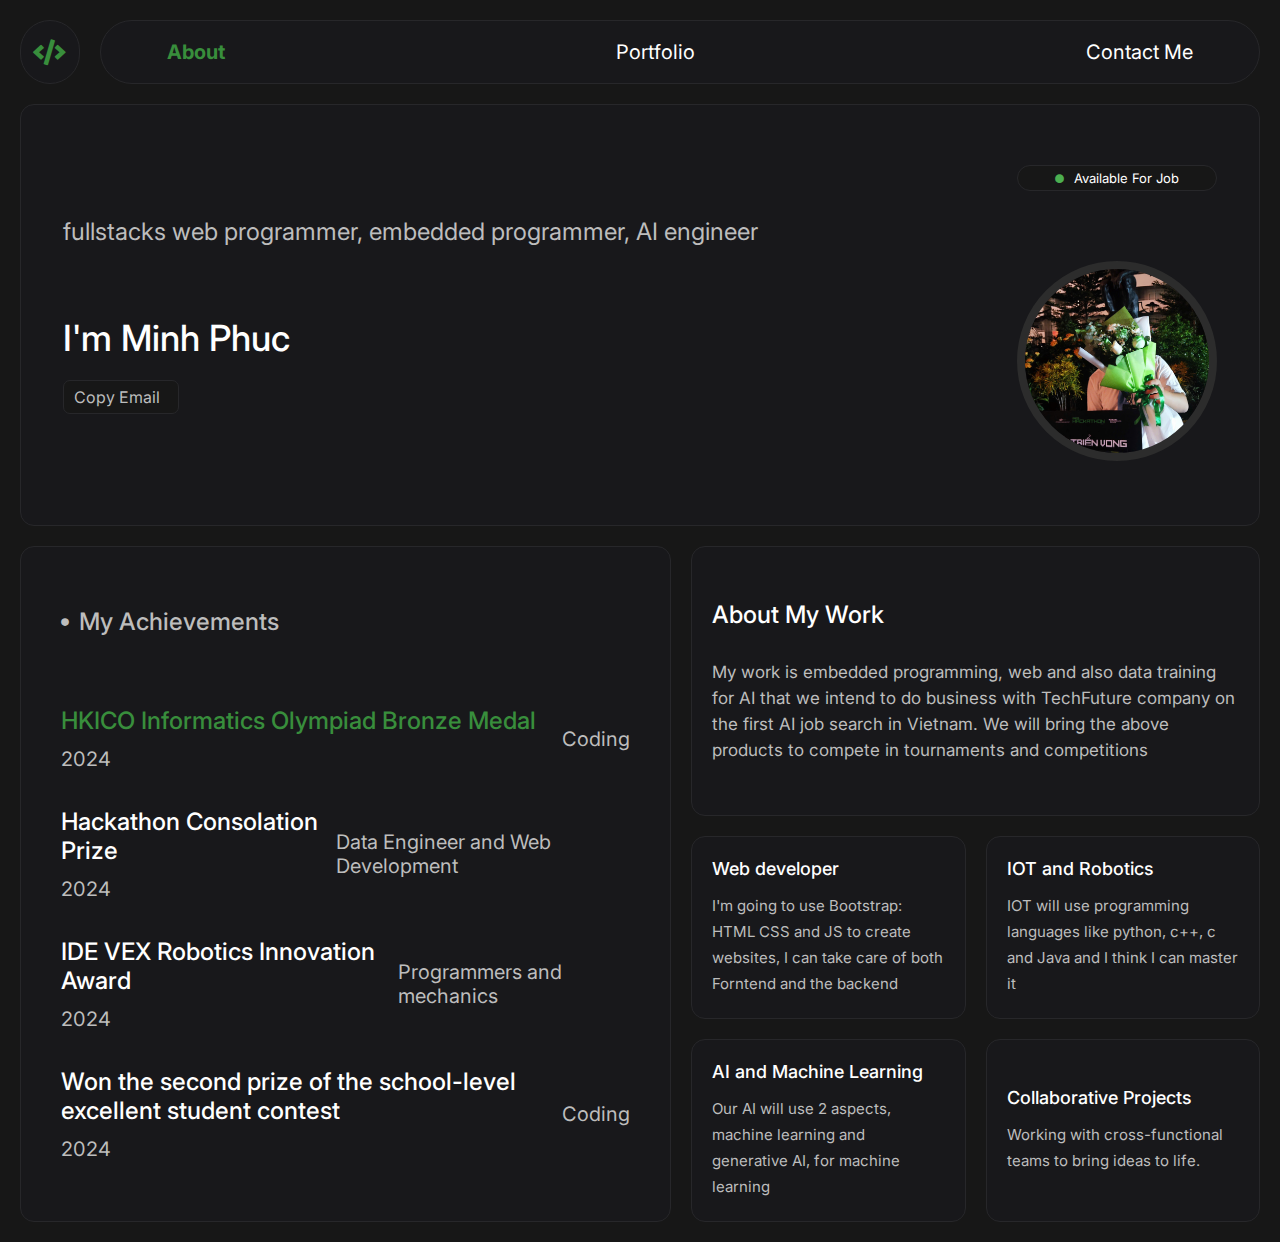
<file: index4.html>
<!DOCTYPE html>
<html lang="en">

<head>
    <meta charset="UTF-8">
    <meta name="viewport" content="width=device-width, initial-scale=1.0">
    <link rel="stylesheet" href="style4.css">
    <link rel="stylesheet" href="https://cdnjs.cloudflare.com/ajax/libs/font-awesome/5.15.4/css/all.min.css">
    <title>Portfo</title>
</head>

<body>
    <nav>
        <div class="logo">
            <i class="fas fa-code"></i>
        </div>
        <div class="links">
            <a href="#" class="active">About</a>
            <a href="#">Portfolio</a>

            <a href="#">Contact Me</a>
        </div>
    </nav>
    <div class="about">
        <div class="left">
            <h3>fullstacks web programmer, embedded programmer, AI engineer</h3>
            <div class="info">
                <h2>I'm Minh Phuc </h2>
                <div class="buttons">
                    <button class="email">
                        Copy Email <i class="hoanphuc135@gmail.com"></i>
                    </button>
                </div>
            </div>
        </div>
        <div class="right">
            <a class="online" href="#"><i class="fas fa-circle"></i> Available For Job</a>
            <img src="assets/profile2.png">
        </div>
    </div>

    <div class="works">
        <div class="left">
            <h3><i class="fas fa-circle"></i> My Achievements </h3>
            <div class="works-list">
                <div class="item">
                    <div class="work-info">
                        <h5 class="active">HKICO Informatics Olympiad Bronze Medal</h5>
                        <p>2024</p>
                    </div>
                    <p>Coding </p>
                </div>
                <div class="item">
                    <div class="work-info">
                        <h5>Hackathon Consolation Prize</h5>
                        <p>2024</p>
                    </div>
                    <p>Data Engineer and Web Development</p>
                </div>
                <div class="item">
                    <div class="work-info">
                        <h5>IDE VEX Robotics Innovation Award</h5>
                        <p>2024</p>
                    </div>
                    <p>Programmers and mechanics</p>
                </div>
                <div class="item">
                    <div class="work-info">
                        <h5>Won the second prize of the school-level excellent student contest</h5>
                        <p>2024</p>
                    </div>
                    <p>Coding</p>
                </div>
            </div>
        </div>
        <div class="right">
            <div class="item">
                <a href="#">About My Work</a>
                <p>My work is embedded programming, web and also data training for AI
                    that we intend to do business with TechFuture company on the first AI job search in Vietnam.
                     We will bring the above products to compete in tournaments and competitions
                </p>
            </div>
            <div class="item">
                <a href="#">Web developer</a>
                <p>I'm going to use Bootstrap: HTML CSS and JS to create websites, I can take care of both Forntend and the backend</p>
            </div>
            <div class="item">
                <a href="#">IOT and Robotics</a>
                <p>IOT will use programming languages like python, c++, c and Java and I think I can master it</p>
            </div>
            <div class="item">
                <a href="#">AI and Machine Learning</a>
                <p>Our AI will use 2 aspects, machine learning and generative AI, for machine learning</p>
            </div>
            <div class="item">
                <a href="#">Collaborative Projects</a>
                <p>Working with cross-functional teams to bring ideas to life.</p>
            </div>
        </div>
    </div>
</body>
</html>
</file>
<file: style4.css>
@import url('https://fonts.googleapis.com/css2?family=Inter:wght@100..900&display=swap');

*{
    margin: 0;
    padding: 0;
    box-sizing: border-box;
    font-family: 'Inter', sans-serif;
}

a{
    text-decoration: none;
    color: #fff;
    transition: all 0.3s ease;
}

a:hover{
    color: #388E3C !important;
}

body{
    background-color: #171717;
    padding: 20px;
    animation: fadeInAnimation ease 2s;
}

nav{
    display: flex;
    gap: 20px;
}

nav .logo{
    height: 64px;
    width: 64px;
    background: #18181B;
    border: 1px solid #27272A;
    border-radius: 48px;
    display: flex;
    align-items: center;
    justify-content: center;
}

nav .logo i{
    font-size: 26px;
    color: #388E3C;
}

nav .links{
    height: 64px;
    display: flex;
    align-items: center;
    justify-content: space-between;
    width: 100%;
    padding: 0 66px;
    background-color: #18181B;
    border: 1px solid #27272A;
    border-radius: 48px;
}

nav .links a{
    font-size: 20px;
}

nav .links a.active{
    font-weight: bold;
    color: #388E3C;
}

.about{
    display: flex;
    align-items: center;
    justify-content: space-between;
    padding: 60px 42px;
    background: #18181B;
    border: 1px solid #27272A;
    margin-top: 20px;
    border-radius: 14px;
}

.about .left h3{
    color: #BDBDBD;
    font-size: 24px;
    font-weight: 400;
}

.about .left .info{
    margin-top: 70px;
    display: flex;
    flex-direction: column;
    gap: 20px;
}

.about .left .info h2{
    font-size: 36px;
    color: #fff;
    font-weight: 500;
}

.about .left .info p{
    font-size: 20px;
    color: #BDBDBD;
}

.about .left .info .buttons{
    display: flex;
    gap: 14px;
}

.about .left .info .buttons button{
    font-size: 16px;
    padding: 6px 10px;
    border-radius: 7px;
    display: flex;
    align-items: center;
    gap: 8px;
    cursor: pointer;
    transition: all 0.3s ease;
}

.about .left .info .buttons button.hire{
    color: #fff;
    background: #388E3C;
    border: 1px solid #171717;
}

.about .left .info .buttons button.hire:hover{
    background: #4CAF50;
}

.about .left .info .buttons button.email{
    color: #BDBDBD;
    border: 1px solid #27272A;
    background: #171717;
}

.about .left .info .buttons button.email:hover{
    background: #000;
}

.about .right a.online,
footer a.online{
    display: flex;
    align-items: center;
    justify-content: center;
    gap: 10px;
    background: #171717;
    border: 1px solid #27272A;
    padding: 4px 15px;
    border-radius: 14px;
    font-size: 13px;
}

.about .right a.online i,
footer a.online i{
    color: #4CAF50;
    font-size: 9px;
}

.about .right img{
    width: 200px;
    height: 200px;
    border-radius: 50%;
    border: 8px solid #2c2c2c;
    object-fit: cover;
    margin-top: 70px;
}

.works{
    display: flex;
    gap: 20px;
    margin-top: 20px;
}

.works .left{
    flex: 1;
    background: #18181B;
    padding: 60px 40px;
    border-radius: 14px;
    border: 1px solid #27272A;
}

.works .left h3{
    color: #BDBDBD;
    font-weight: 500;
    display: flex;
    align-items: center;
    gap: 10px;
    font-size: 24px;
}

.works .left h3 i{
    font-size: 8px;
}

.works .left .works-list{
    margin-top: 70px;
    display: flex;
    flex-direction: column;
    gap: 36px;
}

.works .left .works-list .item{
    display: flex;
    align-items: center;
    justify-content: space-between;
}

.works .left .works-list .item .work-info h5{
    color: #fff;
    font-size: 24px;
    font-weight: 500;
}

.works .left .works-list .item .work-info h5.active{
    color: #388E3C;
}

.works .left .works-list .item .work-info p{
    margin-top: 12px;
    color: #BDBDBD;
    font-size: 20px;
}

.works .left .works-list .item > p {
    font-size: 20px;
    color: #BDBDBD;
}

.works .right{
    flex: 1;
    display: grid;
    grid-template-columns: 1fr 1fr;
    grid-template-rows: 40% auto;
    gap: 20px;
}

.works .right .item:first-child{
    grid-column: span 2;
}

.works .right .item{
    display: flex;
    flex-direction: column;
    justify-content: center;
    gap: 30px;
    padding: 20px;
    background: #18181B;
    border: 1px solid #27272A;
    border-radius: 14px;
    cursor: pointer;
    transition: all 0.3s ease;
}

.works .right .item:hover a{
    color: #388E3C;
}

.works .right .item a{
    font-size: 24px;
    font-weight: 500;
    color: #fff;
}

.works .right .item > p{
    color: #BDBDBD;
    font-size: 17px;
    line-height: 26px;
}

.works .right .item:not(:first-child){
    gap: 14px;
}

.works .right .item:not(:first-child) a{
    font-size: 18px;
}

.works .right .item:not(:first-child) p{
    font-size: 15px;
}

footer{
    margin-top: 20px;
    display: flex;
    align-items: center;
    justify-content: space-between;
    background: #18181B;
    border: 1px solid #27272A;
    border-radius: 14px;
    padding: 45px;
}

footer > a{
    font-size: 24px;
    font-weight: 500;
}

footer .socials{
    display: flex;
    align-items: center;
    gap: 12px;
}

footer .socials a{
    font-size: 20px;
    font-weight: 500;
    color: #BDBDBD;
}

@keyframes fadeInAnimation {
    0% {
        opacity: 0;
    }
    100% {
        opacity: 1;
    }
}

@media screen and (max-width: 1220px) {
    
    .about{
        padding: 60px 30px;
    }

    .works{
        flex-direction: column;
    }

    .works .left,
    .works .right .item,
    footer{
        padding: 40px 30px;
    }

    .works .right{
        grid-template-rows: auto auto;
    }

}

@media screen and (max-width: 992px) {
    nav .links{
        padding: 0 40px;
    }

    footer > a{
        font-size: 20px;
    }

    footer .socials a{
        font-size: 16px;
    }

}

@media screen and (max-width: 768px) {
    
    nav .links a{
        font-size: 16px;
    }

    .about{
        flex-direction: column-reverse;
        gap: 20px;
        padding: 30px;
    }

    .about .left .info{
        margin-top: 30px;
    }

    .about .right img{
        margin-top: 20px;
    }



    footer a.online{
        display: none;
    }

}

@media screen and (max-width: 576px) {

    .about .left .info h2{
        font-size: 30px;
    }

    .about .left .info p,
    .works .left .works-list .item .work-info p,
    .works .left .works-list .item > p{
        font-size: 16px;
    }

    .about .left .info .buttons button{
        font-size: 14px;
    }

    .works .left .works-list{
        margin-top: 40px;
    }

    .works .left .works-list .item .work-info h5,
    .works .right .item a{
        font-size: 20px;
    }

    .works .right .item > p,
    .works .right .item:not(:first-child) a{
        font-size: 15px;
    }

    .works .right .item:not(:first-child) p{
        font-size: 13px;
    }

}
</file>
